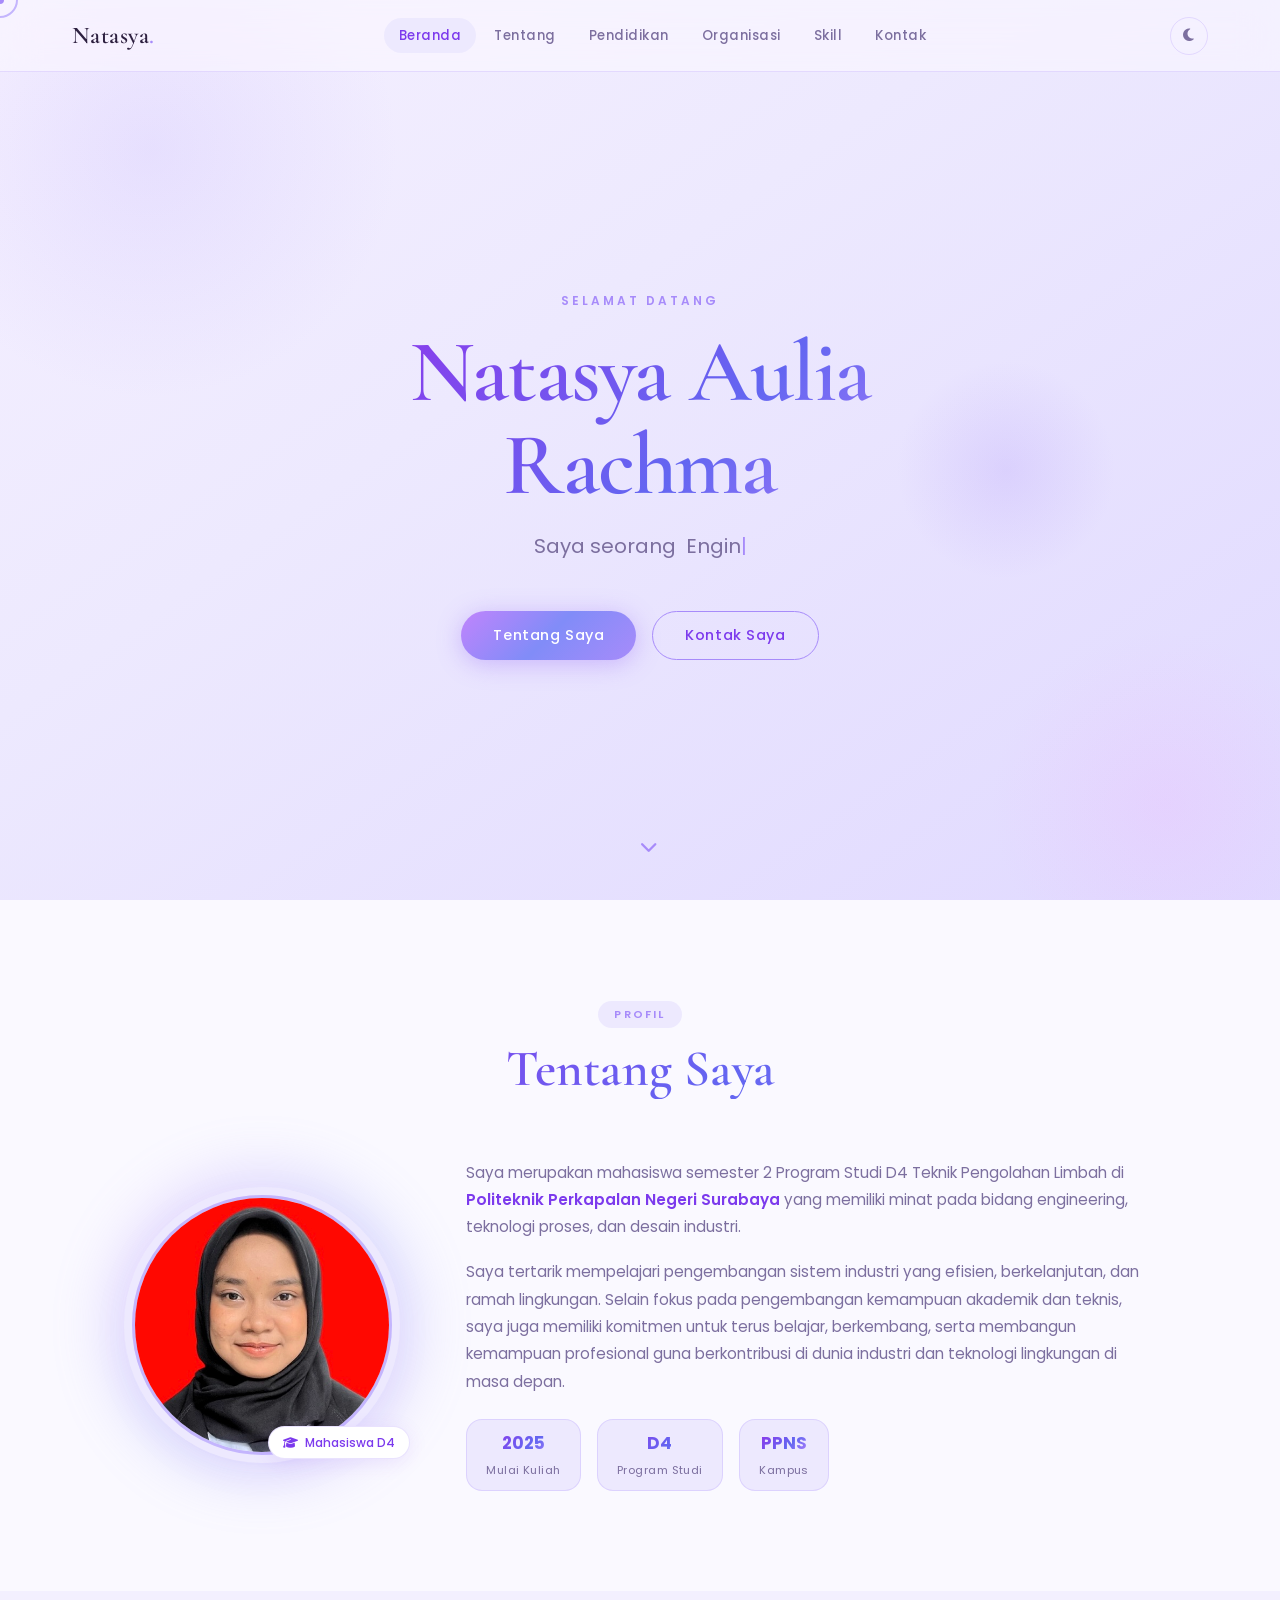
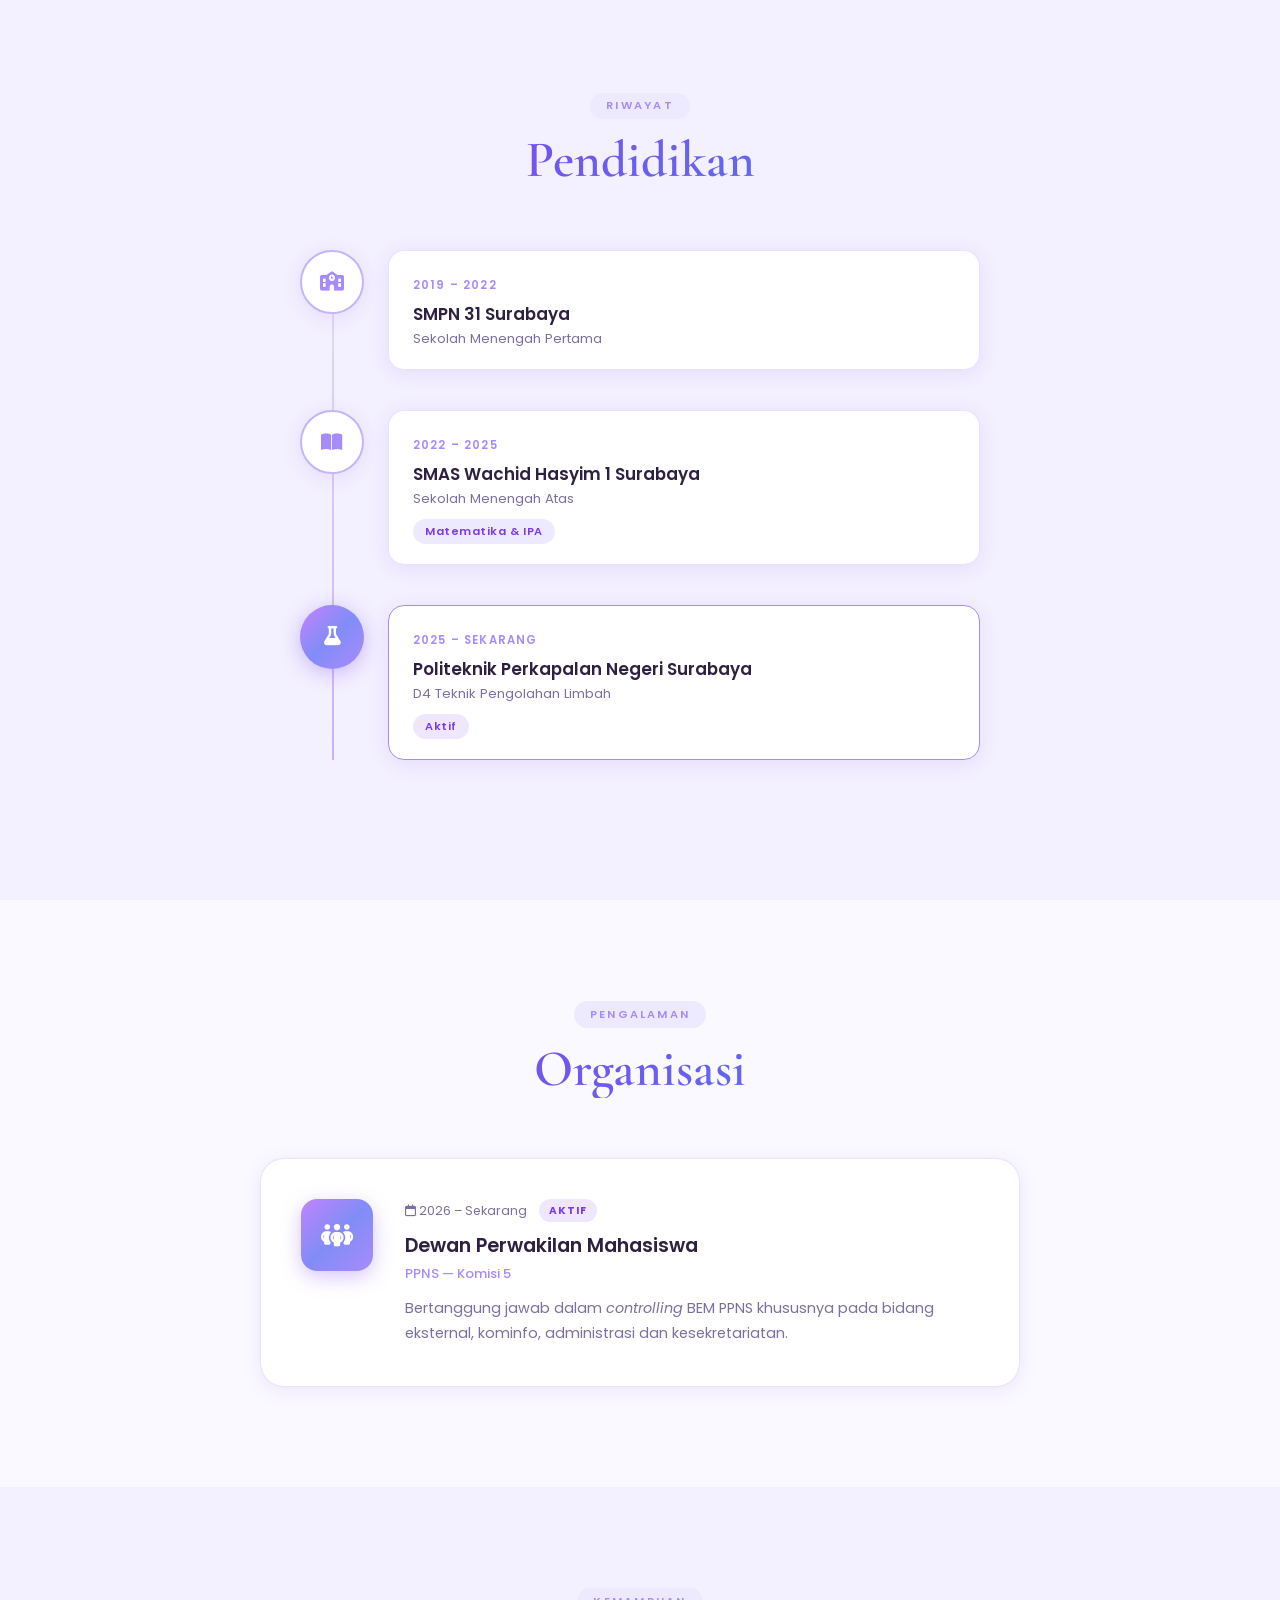
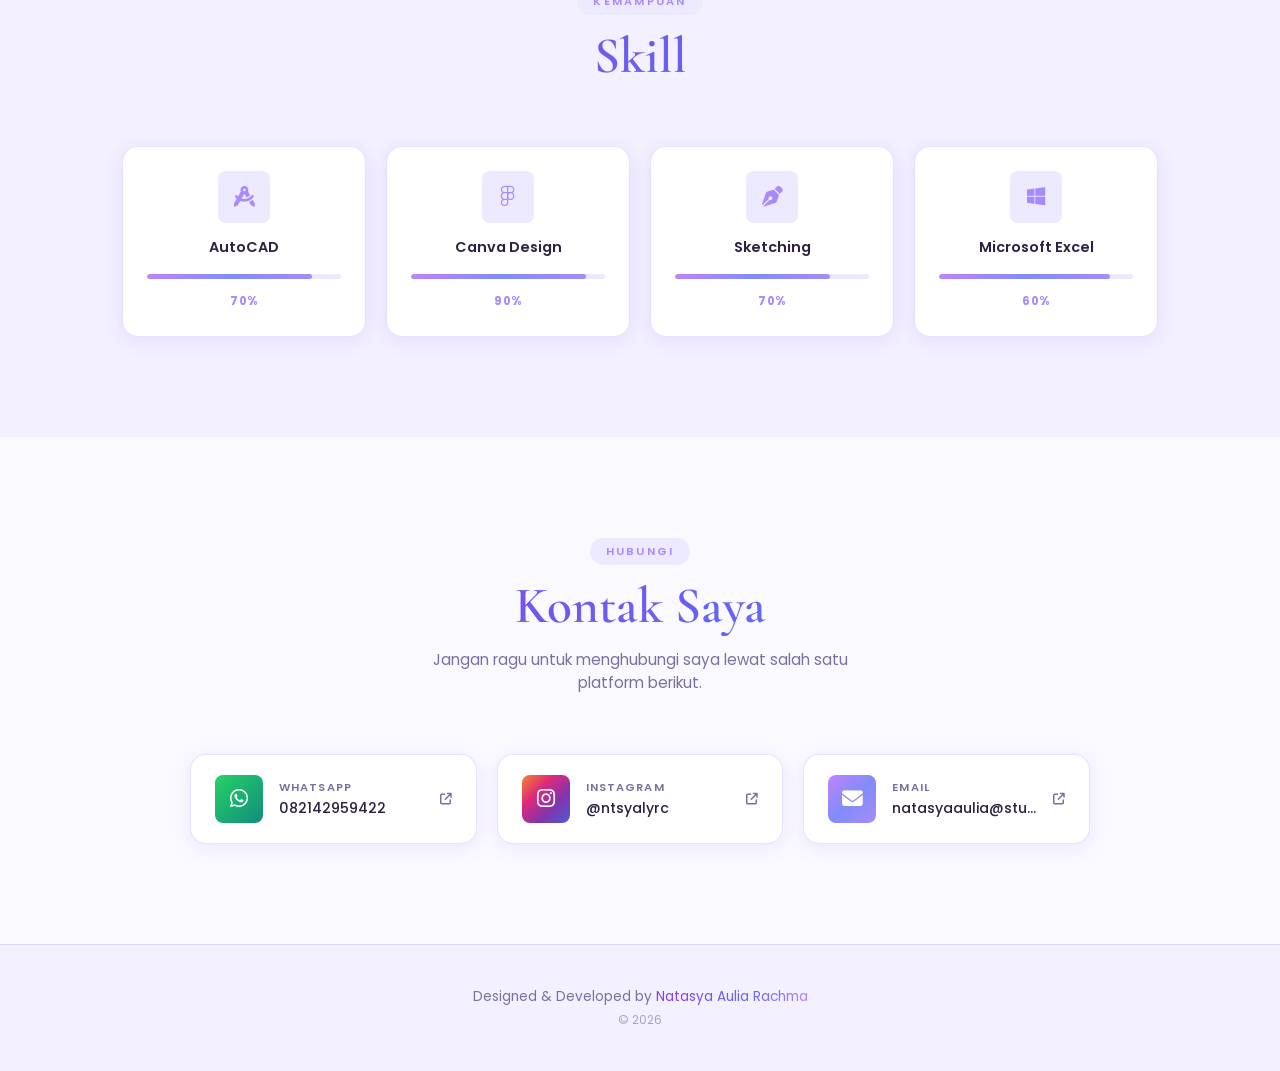
<file: index.html>
<!DOCTYPE html>
<html lang="id" data-theme="light">

<head>
    <meta charset="UTF-8" />
    <meta name="viewport" content="width=device-width, initial-scale=1.0" />
    <title>Natasya Aulia Rachma — Portfolio</title>

    <!-- Google Fonts -->
    <link
        href="https://fonts.googleapis.com/css2?family=Cormorant+Garamond:ital,wght@0,300;0,400;0,600;1,300;1,400&family=Poppins:wght@300;400;500;600&display=swap"
        rel="stylesheet" />

    <!-- Font Awesome -->
    <link rel="stylesheet" href="https://cdnjs.cloudflare.com/ajax/libs/font-awesome/6.5.0/css/all.min.css" />

    <link rel="stylesheet" href="style.css" />
</head>

<body>

    <!-- CUSTOM CURSOR -->
    <div class="cursor-dot" id="cursorDot"></div>
    <div class="cursor-ring" id="cursorRing"></div>

    <!-- LOADING SCREEN -->
    <div class="loading-screen" id="loadingScreen">
        <div class="loading-inner">
            <div class="loading-monogram">N</div>
            <div class="loading-bar-track">
                <div class="loading-bar-fill" id="loadingBar"></div>
            </div>
            <p class="loading-text">Memuat portofolio…</p>
        </div>
    </div>

    <!-- SCROLL PROGRESS BAR -->
    <div class="scroll-progress" id="scrollProgress"></div>

    <!-- FLOATING SHAPES BACKGROUND -->
    <div class="bg-shapes" aria-hidden="true">
        <span class="shape shape-1"></span>
        <span class="shape shape-2"></span>
        <span class="shape shape-3"></span>
        <span class="shape shape-4"></span>
        <span class="shape shape-5"></span>
    </div>

    <!-- NAVBAR -->
    <header class="navbar" id="navbar">
        <div class="nav-container">
            <a href="#hero" class="nav-logo">Natasya<span>.</span></a>

            <nav class="nav-links" id="navLinks">
                <a href="#hero" class="nav-link" data-section="hero">Beranda</a>
                <a href="#about" class="nav-link" data-section="about">Tentang</a>
                <a href="#education" class="nav-link" data-section="education">Pendidikan</a>
                <a href="#org" class="nav-link" data-section="org">Organisasi</a>
                <a href="#skills" class="nav-link" data-section="skills">Skill</a>
                <a href="#contact" class="nav-link" data-section="contact">Kontak</a>
            </nav>

            <div class="nav-actions">
                <button class="theme-toggle" id="themeToggle" aria-label="Toggle dark mode">
                    <i class="fa-solid fa-moon" id="themeIcon"></i>
                </button>
                <button class="hamburger" id="hamburger" aria-label="Buka menu">
                    <span></span><span></span><span></span>
                </button>
            </div>
        </div>
    </header>

    <main>

        <!-- 1. HERO SECTION -->
        <section class="hero" id="hero">
            <div class="hero-content">
                <p class="hero-eyebrow">Selamat Datang</p>
                <h1 class="hero-name gradient-text">Natasya Aulia Rachma</h1>
                <p class="hero-subtitle">
                    <span class="typing-static">Saya seorang&nbsp;</span>
                    <span class="typing-cursor" id="typingText"></span>
                </p>
                <div class="hero-cta">
                    <a href="#about" class="btn btn-primary">Tentang Saya</a>
                    <a href="#contact" class="btn btn-outline">Kontak Saya</a>
                </div>
            </div>

            <div class="hero-orb orb-1" data-parallax="0.04"></div>
            <div class="hero-orb orb-2" data-parallax="0.08"></div>
            <div class="hero-orb orb-3" data-parallax="0.02"></div>

            <a href="#about" class="scroll-hint" aria-label="Scroll ke bawah">
                <i class="fa-solid fa-chevron-down"></i>
            </a>
        </section>

        <!-- 2. TENTANG SAYA -->
        <section class="about section" id="about">
            <div class="container">
                <div class="section-header fade-in">
                    <span class="section-tag">Profil</span>
                    <h2 class="section-title gradient-text">Tentang Saya</h2>
                </div>

                <div class="about-grid">
                    <div class="about-photo-wrap fade-in">
                        <div class="photo-glow-ring"></div>
                        <div class="photo-circle">
                            <img src="foto.jpg" alt="Foto Natasya Aulia Rachma" />
                        </div>
                        <div class="photo-badge">
                            <i class="fa-solid fa-graduation-cap"></i>
                            <span>Mahasiswa D4</span>
                        </div>
                    </div>

                    <div class="about-text fade-in">
                        <p class="about-desc">
                            Saya merupakan mahasiswa semester 2 Program Studi D4 Teknik Pengolahan Limbah di
                            <strong>Politeknik Perkapalan Negeri Surabaya</strong> yang memiliki minat pada bidang
                            engineering, teknologi proses, dan desain industri.
                        </p>
                        <p class="about-desc">
                            Saya tertarik mempelajari pengembangan sistem industri yang efisien, berkelanjutan,
                            dan ramah lingkungan. Selain fokus pada pengembangan kemampuan akademik dan teknis,
                            saya juga memiliki komitmen untuk terus belajar, berkembang, serta membangun kemampuan
                            profesional guna berkontribusi di dunia industri dan teknologi lingkungan di masa depan.
                        </p>

                        <div class="about-stats">
                            <div class="stat-pill"><span>2025</span><small>Mulai Kuliah</small></div>
                            <div class="stat-pill"><span>D4</span><small>Program Studi</small></div>
                            <div class="stat-pill"><span>PPNS</span><small>Kampus</small></div>
                        </div>
                    </div>
                </div>
            </div>
        </section>

        <!-- 3. PENDIDIKAN -->
        <section class="education section" id="education">
            <div class="container">
                <div class="section-header fade-in">
                    <span class="section-tag">Riwayat</span>
                    <h2 class="section-title gradient-text">Pendidikan</h2>
                </div>

                <div class="timeline">

                    <div class="timeline-item fade-in">
                        <div class="tl-icon"><i class="fa-solid fa-school"></i></div>
                        <div class="tl-card">
                            <span class="tl-year">2019 – 2022</span>
                            <h3 class="tl-title">SMPN 31 Surabaya</h3>
                            <p class="tl-level">Sekolah Menengah Pertama</p>
                        </div>
                    </div>

                    <div class="timeline-item fade-in">
                        <div class="tl-icon"><i class="fa-solid fa-book-open"></i></div>
                        <div class="tl-card">
                            <span class="tl-year">2022 – 2025</span>
                            <h3 class="tl-title">SMAS Wachid Hasyim 1 Surabaya</h3>
                            <p class="tl-level">Sekolah Menengah Atas</p>
                            <span class="tl-badge">Matematika & IPA</span>
                        </div>
                    </div>

                    <div class="timeline-item fade-in">
                        <div class="tl-icon active"><i class="fa-solid fa-flask"></i></div>
                        <div class="tl-card active">
                            <span class="tl-year">2025 – Sekarang</span>
                            <h3 class="tl-title">Politeknik Perkapalan Negeri Surabaya</h3>
                            <p class="tl-level">D4 Teknik Pengolahan Limbah</p>
                            <span class="tl-badge active">Aktif</span>
                        </div>
                    </div>

                </div>
            </div>
        </section>

        <!-- 4. ORGANISASI -->
        <section class="org section" id="org">
            <div class="container">
                <div class="section-header fade-in">
                    <span class="section-tag">Pengalaman</span>
                    <h2 class="section-title gradient-text">Organisasi</h2>
                </div>

                <div class="org-card fade-in">
                    <div class="org-icon-wrap">
                        <i class="fa-solid fa-people-group"></i>
                    </div>
                    <div class="org-body">
                        <div class="org-meta">
                            <span class="org-year"><i class="fa-regular fa-calendar"></i>&nbsp;2026 – Sekarang</span>
                            <span class="org-badge">Aktif</span>
                        </div>
                        <h3 class="org-name">Dewan Perwakilan Mahasiswa</h3>
                        <p class="org-institute">PPNS — Komisi 5</p>
                        <p class="org-desc">
                            Bertanggung jawab dalam <em>controlling</em> BEM PPNS khususnya pada bidang
                            eksternal, kominfo, administrasi dan kesekretariatan.
                        </p>
                    </div>
                </div>

            </div>
        </section>

        <!-- 5. SKILL -->
        <section class="skills section" id="skills">
            <div class="container">
                <div class="section-header fade-in">
                    <span class="section-tag">Kemampuan</span>
                    <h2 class="section-title gradient-text">Skill</h2>
                </div>

                <div class="skills-grid">

                    <div class="skill-card fade-in">
                        <div class="skill-icon"><i class="fa-solid fa-drafting-compass"></i></div>
                        <h4 class="skill-name">AutoCAD</h4>
                        <div class="skill-bar-track">
                            <div class="skill-bar-fill" data-width="85"></div>
                        </div>
                        <span class="skill-pct">70%</span>
                    </div>

                    <div class="skill-card fade-in">
                        <div class="skill-icon"><i class="fa-brands fa-figma"></i></div>
                        <h4 class="skill-name">Canva Design</h4>
                        <div class="skill-bar-track">
                            <div class="skill-bar-fill" data-width="90"></div>
                        </div>
                        <span class="skill-pct">90%</span>
                    </div>

                    <div class="skill-card fade-in">
                        <div class="skill-icon"><i class="fa-solid fa-pen-nib"></i></div>
                        <h4 class="skill-name">Sketching</h4>
                        <div class="skill-bar-track">
                            <div class="skill-bar-fill" data-width="80"></div>
                        </div>
                        <span class="skill-pct">70%</span>
                    </div>

                    <div class="skill-card fade-in">
                        <div class="skill-icon"><i class="fa-brands fa-windows"></i></div>
                        <h4 class="skill-name">Microsoft Excel</h4>
                        <div class="skill-bar-track">
                            <div class="skill-bar-fill" data-width="88"></div>
                        </div>
                        <span class="skill-pct">60%</span>
                    </div>

                </div>
            </div>
        </section>

        <!-- 6. KONTAK -->
        <section class="contact section" id="contact">
            <div class="container">
                <div class="section-header fade-in">
                    <span class="section-tag">Hubungi</span>
                    <h2 class="section-title gradient-text">Kontak Saya</h2>
                    <p class="section-sub">Jangan ragu untuk menghubungi saya lewat salah satu platform berikut.</p>
                </div>

                <div class="contact-grid">

                    <a href="https://wa.me/6282142959422" target="_blank" rel="noopener" class="contact-card fade-in">
                        <div class="contact-icon whatsapp"><i class="fa-brands fa-whatsapp"></i></div>
                        <div class="contact-info">
                            <span class="contact-label">WhatsApp</span>
                            <span class="contact-value">082142959422</span>
                        </div>
                        <i class="fa-solid fa-arrow-up-right-from-square contact-arrow"></i>
                    </a>

                    <a href="https://instagram.com/ntsyalyrc" target="_blank" rel="noopener"
                        class="contact-card fade-in">
                        <div class="contact-icon instagram"><i class="fa-brands fa-instagram"></i></div>
                        <div class="contact-info">
                            <span class="contact-label">Instagram</span>
                            <span class="contact-value">@ntsyalyrc</span>
                        </div>
                        <i class="fa-solid fa-arrow-up-right-from-square contact-arrow"></i>
                    </a>

                    <a href="mailto:natasyaaulia@student.ppns.ac.id" class="contact-card fade-in">
                        <div class="contact-icon email"><i class="fa-solid fa-envelope"></i></div>
                        <div class="contact-info">
                            <span class="contact-label">Email</span>
                            <span class="contact-value">natasyaaulia@student.ppns.ac.id</span>
                        </div>
                        <i class="fa-solid fa-arrow-up-right-from-square contact-arrow"></i>
                    </a>

                </div>
            </div>
        </section>

    </main>

    <!-- FOOTER -->
    <footer class="footer">
        <p>Designed &amp; Developed by <span class="gradient-text">Natasya Aulia Rachma</span></p>
        <p class="footer-year">© <span id="year"></span></p>
    </footer>

    <!-- BACK TO TOP -->
    <button class="back-to-top" id="backToTop" aria-label="Kembali ke atas">
        <i class="fa-solid fa-arrow-up"></i>
    </button>

    <script src="script.js"></script>
</body>

</html>
</file>
<file: style.css>
/* ============================================================
   NATASYA AULIA RACHMA — PORTFOLIO CSS
   ============================================================ */

/* ── CSS Variables ─────────────────────────────────────────── */
:root {
    --clr-lavender: #c4b5fd;
    --clr-lavender-md: #a78bfa;
    --clr-lavender-dk: #7c3aed;
    --clr-soft-pink: #f0abfc;
    --clr-bg: #faf9ff;
    --clr-bg-alt: #f3f0ff;
    --clr-surface: #ffffff;
    --clr-surface-2: #ede9fe;
    --clr-text: #2d2040;
    --clr-text-muted: #7c6f9f;
    --clr-border: rgba(167, 139, 250, 0.25);
    --clr-shadow: rgba(124, 58, 237, 0.10);

    --grad-primary: linear-gradient(135deg, #c084fc 0%, #818cf8 50%, #a78bfa 100%);
    --grad-hero: linear-gradient(145deg, #f5f0ff 0%, #ede9fe 40%, #e0d9ff 100%);
    --grad-text: linear-gradient(135deg, #9333ea 0%, #6366f1 60%, #c084fc 100%);

    --radius-sm: 8px;
    --radius-md: 16px;
    --radius-lg: 24px;
    --radius-xl: 40px;

    --shadow-sm: 0 4px 20px var(--clr-shadow);
    --shadow-md: 0 8px 40px var(--clr-shadow);
    --shadow-lg: 0 20px 60px rgba(124, 58, 237, 0.15);

    --nav-h: 72px;
    --transition: 0.35s cubic-bezier(0.4, 0, 0.2, 1);

    --font-display: 'Cormorant Garamond', serif;
    --font-body: 'Poppins', sans-serif;
}

[data-theme="dark"] {
    --clr-bg: #13101f;
    --clr-bg-alt: #1a1530;
    --clr-surface: #1e1a35;
    --clr-surface-2: #2a2348;
    --clr-text: #e9e4ff;
    --clr-text-muted: #a89cc8;
    --clr-border: rgba(167, 139, 250, 0.18);
    --clr-shadow: rgba(0, 0, 0, 0.35);
    --grad-hero: linear-gradient(145deg, #1a1530 0%, #1e1a35 50%, #251f42 100%);
}

/* ── Reset & Base ──────────────────────────────────────────── */
*,
*::before,
*::after {
    box-sizing: border-box;
    margin: 0;
    padding: 0;
}

html {
    scroll-behavior: smooth;
    font-size: 16px;
}

body {
    font-family: var(--font-body);
    background-color: var(--clr-bg);
    color: var(--clr-text);
    overflow-x: hidden;
    cursor: none;
    transition: background-color 0.4s, color 0.4s;
}

a {
    text-decoration: none;
    color: inherit;
}

img {
    display: block;
    max-width: 100%;
}

/* ── Scrollbar ─────────────────────────────────────────────── */
::-webkit-scrollbar {
    width: 5px;
}

::-webkit-scrollbar-track {
    background: transparent;
}

::-webkit-scrollbar-thumb {
    background: var(--clr-lavender-md);
    border-radius: 10px;
}

/* ── Custom Cursor ─────────────────────────────────────────── */
.cursor-dot,
.cursor-ring {
    position: fixed;
    border-radius: 50%;
    pointer-events: none;
    z-index: 9999;
    transform: translate(-50%, -50%);
    transition: opacity 0.3s;
}

.cursor-dot {
    width: 8px;
    height: 8px;
    background: var(--clr-lavender-md);
}

.cursor-ring {
    width: 36px;
    height: 36px;
    border: 2px solid var(--clr-lavender);
    transition: transform 0.15s, width 0.3s, height 0.3s, border-color 0.3s;
}

body:has(a:hover) .cursor-ring,
body:has(button:hover) .cursor-ring {
    width: 52px;
    height: 52px;
    border-color: var(--clr-lavender-dk);
}

/* ── Loading Screen ────────────────────────────────────────── */
.loading-screen {
    position: fixed;
    inset: 0;
    background: var(--grad-hero);
    display: flex;
    align-items: center;
    justify-content: center;
    z-index: 8000;
    transition: opacity 0.6s ease, visibility 0.6s ease;
}

.loading-screen.hidden {
    opacity: 0;
    visibility: hidden;
}

.loading-inner {
    text-align: center;
}

.loading-monogram {
    font-family: var(--font-display);
    font-size: 5rem;
    font-weight: 300;
    background: var(--grad-text);
    -webkit-background-clip: text;
    -webkit-text-fill-color: transparent;
    background-clip: text;
    margin-bottom: 1.5rem;
    animation: pulse 1.4s ease-in-out infinite;
}

@keyframes pulse {

    0%,
    100% {
        opacity: 1;
        transform: scale(1);
    }

    50% {
        opacity: 0.7;
        transform: scale(0.95);
    }
}

.loading-bar-track {
    width: 180px;
    height: 3px;
    background: rgba(167, 139, 250, 0.25);
    border-radius: 10px;
    overflow: hidden;
    margin: 0 auto 1rem;
}

.loading-bar-fill {
    height: 100%;
    width: 0%;
    background: var(--grad-primary);
    border-radius: 10px;
    transition: width 0.05s linear;
}

.loading-text {
    font-size: 0.78rem;
    letter-spacing: 0.12em;
    color: var(--clr-text-muted);
    text-transform: uppercase;
}

/* ── Scroll Progress ───────────────────────────────────────── */
.scroll-progress {
    position: fixed;
    top: 0;
    left: 0;
    height: 3px;
    width: 0%;
    background: var(--grad-primary);
    z-index: 7000;
    transition: width 0.05s linear;
}

/* ── Background Shapes ─────────────────────────────────────── */
.bg-shapes {
    position: fixed;
    inset: 0;
    pointer-events: none;
    z-index: 0;
    overflow: hidden;
}

.shape {
    position: absolute;
    border-radius: 50%;
    background: var(--clr-lavender);
    opacity: 0.06;
    animation: floatShape 20s ease-in-out infinite;
}

.shape-1 {
    width: 420px;
    height: 420px;
    top: -10%;
    left: -8%;
    animation-delay: 0s;
    animation-duration: 22s;
}

.shape-2 {
    width: 260px;
    height: 260px;
    top: 60%;
    right: -5%;
    animation-delay: 4s;
    animation-duration: 18s;
}

.shape-3 {
    width: 180px;
    height: 180px;
    top: 30%;
    left: 55%;
    animation-delay: 8s;
    animation-duration: 25s;
}

.shape-4 {
    width: 320px;
    height: 320px;
    bottom: -8%;
    left: 30%;
    animation-delay: 2s;
    animation-duration: 20s;
}

.shape-5 {
    width: 120px;
    height: 120px;
    top: 10%;
    right: 20%;
    animation-delay: 6s;
    animation-duration: 16s;
}

@keyframes floatShape {

    0%,
    100% {
        transform: translateY(0) rotate(0deg);
    }

    33% {
        transform: translateY(-30px) rotate(5deg);
    }

    66% {
        transform: translateY(20px) rotate(-3deg);
    }
}

/* ── Navbar ────────────────────────────────────────────────── */
.navbar {
    position: fixed;
    top: 0;
    left: 0;
    right: 0;
    height: var(--nav-h);
    z-index: 6000;
    background: rgba(250, 249, 255, 0.6);
    backdrop-filter: blur(18px) saturate(180%);
    -webkit-backdrop-filter: blur(18px) saturate(180%);
    border-bottom: 1px solid var(--clr-border);
    transition: background var(--transition), box-shadow var(--transition);
}

[data-theme="dark"] .navbar {
    background: rgba(19, 16, 31, 0.65);
}

.navbar.scrolled {
    box-shadow: var(--shadow-sm);
}

.nav-container {
    max-width: 1200px;
    margin: 0 auto;
    padding: 0 2rem;
    height: 100%;
    display: flex;
    align-items: center;
    justify-content: space-between;
}

.nav-logo {
    font-family: var(--font-display);
    font-size: 1.5rem;
    font-weight: 600;
    color: var(--clr-text);
    letter-spacing: 0.02em;
}

.nav-logo span {
    color: var(--clr-lavender-md);
}

.nav-links {
    display: flex;
    gap: 0.25rem;
}

.nav-link {
    padding: 0.45rem 0.9rem;
    border-radius: var(--radius-xl);
    font-size: 0.83rem;
    font-weight: 500;
    letter-spacing: 0.04em;
    color: var(--clr-text-muted);
    transition: color var(--transition), background var(--transition);
}

.nav-link:hover,
.nav-link.active {
    color: var(--clr-lavender-dk);
    background: var(--clr-surface-2);
}

.nav-actions {
    display: flex;
    align-items: center;
    gap: 0.75rem;
}

.theme-toggle {
    background: none;
    border: 1.5px solid var(--clr-border);
    border-radius: 50%;
    width: 38px;
    height: 38px;
    cursor: none;
    color: var(--clr-text-muted);
    font-size: 0.9rem;
    display: flex;
    align-items: center;
    justify-content: center;
    transition: border-color var(--transition), color var(--transition), background var(--transition);
}

.theme-toggle:hover {
    border-color: var(--clr-lavender-md);
    color: var(--clr-lavender-md);
    background: var(--clr-surface-2);
}

.hamburger {
    display: none;
    flex-direction: column;
    gap: 5px;
    background: none;
    border: none;
    cursor: none;
    padding: 4px;
}

.hamburger span {
    display: block;
    width: 22px;
    height: 2px;
    background: var(--clr-text);
    border-radius: 2px;
    transition: transform var(--transition), opacity var(--transition);
}

.hamburger.open span:nth-child(1) {
    transform: translateY(7px) rotate(45deg);
}

.hamburger.open span:nth-child(2) {
    opacity: 0;
}

.hamburger.open span:nth-child(3) {
    transform: translateY(-7px) rotate(-45deg);
}

/* ── Container & Sections ──────────────────────────────────── */
.container {
    max-width: 1100px;
    margin: 0 auto;
    padding: 0 2rem;
    position: relative;
    z-index: 1;
}

.section {
    padding: 100px 0;
}

.section-header {
    text-align: center;
    margin-bottom: 60px;
}

.section-tag {
    display: inline-block;
    font-size: 0.7rem;
    font-weight: 600;
    letter-spacing: 0.2em;
    text-transform: uppercase;
    color: var(--clr-lavender-md);
    background: var(--clr-surface-2);
    padding: 0.3rem 1rem;
    border-radius: var(--radius-xl);
    margin-bottom: 0.75rem;
}

.section-title {
    font-family: var(--font-display);
    font-size: clamp(2rem, 5vw, 3.2rem);
    font-weight: 600;
    line-height: 1.15;
}

.section-sub {
    margin-top: 0.75rem;
    color: var(--clr-text-muted);
    font-size: 0.95rem;
    max-width: 460px;
    margin-left: auto;
    margin-right: auto;
}

/* ── Gradient Text ─────────────────────────────────────────── */
.gradient-text {
    background: var(--grad-text);
    -webkit-background-clip: text;
    -webkit-text-fill-color: transparent;
    background-clip: text;
}

/* ── Buttons ───────────────────────────────────────────────── */
.btn {
    display: inline-flex;
    align-items: center;
    gap: 0.5rem;
    padding: 0.8rem 2rem;
    border-radius: var(--radius-xl);
    font-family: var(--font-body);
    font-size: 0.9rem;
    font-weight: 500;
    letter-spacing: 0.04em;
    cursor: none;
    transition: transform var(--transition), box-shadow var(--transition), background var(--transition);
}

.btn-primary {
    background: var(--grad-primary);
    color: #fff;
    box-shadow: 0 4px 24px rgba(139, 92, 246, 0.35);
}

.btn-primary:hover {
    transform: translateY(-3px);
    box-shadow: 0 8px 32px rgba(139, 92, 246, 0.45);
}

.btn-outline {
    background: transparent;
    color: var(--clr-lavender-dk);
    border: 1.5px solid var(--clr-lavender-md);
}

.btn-outline:hover {
    background: var(--clr-surface-2);
    transform: translateY(-3px);
}

/* ── Fade-In ───────────────────────────────────────────────── */
.fade-in {
    opacity: 0;
    transform: translateY(32px);
    transition: opacity 0.65s ease, transform 0.65s ease;
}

.fade-in.visible {
    opacity: 1;
    transform: translateY(0);
}

.fade-in:nth-child(2) {
    transition-delay: 0.12s;
}

.fade-in:nth-child(3) {
    transition-delay: 0.24s;
}

.fade-in:nth-child(4) {
    transition-delay: 0.36s;
}

.fade-in:nth-child(5) {
    transition-delay: 0.48s;
}

/* ═══════════════════════════════════════════════════════════
   HERO
═══════════════════════════════════════════════════════════ */
.hero {
    min-height: 100vh;
    display: flex;
    align-items: center;
    justify-content: center;
    text-align: center;
    padding: calc(var(--nav-h) + 60px) 2rem 80px;
    background: var(--grad-hero);
    position: relative;
    overflow: hidden;
}

.hero-content {
    position: relative;
    z-index: 2;
    max-width: 720px;
}

.hero-eyebrow {
    font-size: 0.75rem;
    font-weight: 600;
    letter-spacing: 0.25em;
    text-transform: uppercase;
    color: var(--clr-lavender-md);
    margin-bottom: 1rem;
    opacity: 0;
    animation: heroFade 0.8s 0.3s forwards;
}

.hero-name {
    font-family: var(--font-display);
    font-size: clamp(2.8rem, 8vw, 5.5rem);
    font-weight: 600;
    line-height: 1.05;
    letter-spacing: -0.02em;
    margin-bottom: 1.25rem;
    opacity: 0;
    animation: heroFade 0.8s 0.55s forwards;
}

.hero-subtitle {
    font-size: clamp(1rem, 2.5vw, 1.25rem);
    color: var(--clr-text-muted);
    margin-bottom: 2.5rem;
    min-height: 2em;
    opacity: 0;
    animation: heroFade 0.8s 0.8s forwards;
}

.typing-cursor::after {
    content: '|';
    color: var(--clr-lavender-md);
    animation: blink 0.75s step-end infinite;
}

@keyframes blink {

    0%,
    100% {
        opacity: 1;
    }

    50% {
        opacity: 0;
    }
}

.hero-cta {
    display: flex;
    gap: 1rem;
    justify-content: center;
    flex-wrap: wrap;
    opacity: 0;
    animation: heroFade 0.8s 1.05s forwards;
}

@keyframes heroFade {
    from {
        opacity: 0;
        transform: translateY(20px);
    }

    to {
        opacity: 1;
        transform: translateY(0);
    }
}

.hero-orb {
    position: absolute;
    border-radius: 50%;
    pointer-events: none;
}

.orb-1 {
    width: 500px;
    height: 500px;
    background: radial-gradient(circle, rgba(196, 181, 253, 0.25) 0%, transparent 70%);
    top: -100px;
    left: -100px;
}

.orb-2 {
    width: 350px;
    height: 350px;
    background: radial-gradient(circle, rgba(240, 171, 252, 0.2) 0%, transparent 70%);
    bottom: -80px;
    right: -60px;
}

.orb-3 {
    width: 220px;
    height: 220px;
    background: radial-gradient(circle, rgba(167, 139, 250, 0.2) 0%, transparent 70%);
    top: 40%;
    left: 70%;
}

.scroll-hint {
    position: absolute;
    bottom: 2.5rem;
    left: 50%;
    transform: translateX(-50%);
    font-size: 1.1rem;
    color: var(--clr-lavender-md);
    opacity: 0;
    animation: heroFade 0.8s 1.3s forwards, bounce 2s 2.2s ease-in-out infinite;
}

@keyframes bounce {

    0%,
    100% {
        transform: translateX(-50%) translateY(0);
    }

    50% {
        transform: translateX(-50%) translateY(8px);
    }
}

/* ═══════════════════════════════════════════════════════════
   ABOUT
═══════════════════════════════════════════════════════════ */
.about {
    background: var(--clr-bg);
}

.about-grid {
    display: grid;
    grid-template-columns: 280px 1fr;
    gap: 4rem;
    align-items: center;
}

.about-photo-wrap {
    position: relative;
    display: flex;
    align-items: center;
    justify-content: center;
}

.photo-glow-ring {
    position: absolute;
    width: 310px;
    height: 310px;
    border-radius: 50%;
    background: var(--grad-primary);
    opacity: 0.25;
    filter: blur(28px);
    animation: glowPulse 3s ease-in-out infinite;
}

@keyframes glowPulse {

    0%,
    100% {
        opacity: 0.25;
        transform: scale(1);
    }

    50% {
        opacity: 0.4;
        transform: scale(1.06);
    }
}

.photo-circle {
    width: 260px;
    height: 260px;
    border-radius: 50%;
    overflow: hidden;
    border: 3px solid var(--clr-lavender);
    position: relative;
    z-index: 1;
    box-shadow: 0 0 0 8px var(--clr-surface-2), var(--shadow-md);
}

.photo-circle img {
    width: 100%;
    height: 100%;
    object-fit: cover;
}

.photo-badge {
    position: absolute;
    bottom: -4px;
    right: -8px;
    background: var(--clr-surface);
    border: 1.5px solid var(--clr-border);
    border-radius: var(--radius-xl);
    padding: 0.4rem 0.9rem;
    font-size: 0.75rem;
    font-weight: 500;
    color: var(--clr-lavender-dk);
    display: flex;
    align-items: center;
    gap: 0.4rem;
    box-shadow: var(--shadow-sm);
    z-index: 2;
}

.about-desc {
    color: var(--clr-text-muted);
    line-height: 1.8;
    margin-bottom: 1.1rem;
    font-size: 0.95rem;
}

.about-desc strong {
    color: var(--clr-lavender-dk);
    font-weight: 600;
}

.about-stats {
    display: flex;
    gap: 1rem;
    flex-wrap: wrap;
    margin-top: 1.5rem;
}

.stat-pill {
    background: var(--clr-surface-2);
    border: 1px solid var(--clr-border);
    border-radius: var(--radius-md);
    padding: 0.6rem 1.2rem;
    text-align: center;
    min-width: 80px;
}

.stat-pill span {
    display: block;
    font-weight: 700;
    font-size: 1.05rem;
    background: var(--grad-text);
    -webkit-background-clip: text;
    -webkit-text-fill-color: transparent;
    background-clip: text;
}

.stat-pill small {
    font-size: 0.7rem;
    color: var(--clr-text-muted);
    letter-spacing: 0.04em;
}

/* ═══════════════════════════════════════════════════════════
   EDUCATION — TIMELINE
═══════════════════════════════════════════════════════════ */
.education {
    background: var(--clr-bg-alt);
}

.timeline {
    position: relative;
    max-width: 680px;
    margin: 0 auto;
}

.timeline::before {
    content: '';
    position: absolute;
    left: 32px;
    top: 0;
    bottom: 0;
    width: 2px;
    background: linear-gradient(to bottom, var(--clr-lavender), var(--clr-lavender-dk));
    opacity: 0.35;
}

.timeline-item {
    display: flex;
    gap: 1.5rem;
    margin-bottom: 2.5rem;
    align-items: flex-start;
    position: relative;
}

.tl-icon {
    width: 64px;
    height: 64px;
    min-width: 64px;
    border-radius: 50%;
    background: var(--clr-surface);
    border: 2px solid var(--clr-lavender);
    display: flex;
    align-items: center;
    justify-content: center;
    font-size: 1.2rem;
    color: var(--clr-lavender-md);
    box-shadow: var(--shadow-sm);
    position: relative;
    z-index: 1;
    transition: background var(--transition), border-color var(--transition);
}

.tl-icon.active {
    background: var(--grad-primary);
    border-color: transparent;
    color: #fff;
    box-shadow: 0 4px 20px rgba(139, 92, 246, 0.4);
}

.tl-card {
    flex: 1;
    background: var(--clr-surface);
    border: 1px solid var(--clr-border);
    border-radius: var(--radius-md);
    padding: 1.25rem 1.5rem;
    box-shadow: var(--shadow-sm);
    transition: transform var(--transition), box-shadow var(--transition);
}

.tl-card:hover {
    transform: translateX(6px);
    box-shadow: var(--shadow-md);
}

.tl-card.active {
    border-color: var(--clr-lavender-md);
}

.tl-year {
    font-size: 0.72rem;
    font-weight: 600;
    letter-spacing: 0.1em;
    color: var(--clr-lavender-md);
    text-transform: uppercase;
}

.tl-title {
    font-size: 1.05rem;
    font-weight: 600;
    margin: 0.3rem 0 0.15rem;
    color: var(--clr-text);
}

.tl-level {
    font-size: 0.82rem;
    color: var(--clr-text-muted);
}

.tl-badge {
    display: inline-block;
    margin-top: 0.6rem;
    padding: 0.25rem 0.75rem;
    background: var(--clr-surface-2);
    border-radius: var(--radius-xl);
    font-size: 0.7rem;
    font-weight: 600;
    color: var(--clr-lavender-dk);
    letter-spacing: 0.05em;
}

.tl-badge.active {
    background: rgba(139, 92, 246, 0.15);
    color: var(--clr-lavender-dk);
}

/* ═══════════════════════════════════════════════════════════
   ORGANISASI
═══════════════════════════════════════════════════════════ */
.org {
    background: var(--clr-bg);
}

.org-card {
    background: var(--clr-surface);
    border: 1px solid var(--clr-border);
    border-radius: var(--radius-lg);
    padding: 2.5rem;
    display: flex;
    gap: 2rem;
    align-items: flex-start;
    box-shadow: var(--shadow-sm);
    max-width: 760px;
    margin: 0 auto;
    transition: transform var(--transition), box-shadow var(--transition);
}

.org-card:hover {
    transform: translateY(-6px);
    box-shadow: var(--shadow-lg);
}

.org-icon-wrap {
    width: 72px;
    height: 72px;
    min-width: 72px;
    border-radius: var(--radius-md);
    background: var(--grad-primary);
    display: flex;
    align-items: center;
    justify-content: center;
    font-size: 1.6rem;
    color: #fff;
    box-shadow: 0 6px 20px rgba(139, 92, 246, 0.35);
}

.org-meta {
    display: flex;
    align-items: center;
    gap: 0.75rem;
    margin-bottom: 0.6rem;
}

.org-year {
    font-size: 0.78rem;
    color: var(--clr-text-muted);
}

.org-badge {
    font-size: 0.65rem;
    font-weight: 700;
    letter-spacing: 0.08em;
    text-transform: uppercase;
    background: rgba(139, 92, 246, 0.15);
    color: var(--clr-lavender-dk);
    padding: 0.2rem 0.65rem;
    border-radius: var(--radius-xl);
}

.org-name {
    font-size: 1.2rem;
    font-weight: 600;
    color: var(--clr-text);
    margin-bottom: 0.2rem;
}

.org-institute {
    font-size: 0.82rem;
    color: var(--clr-lavender-md);
    font-weight: 500;
    margin-bottom: 0.75rem;
}

.org-desc {
    font-size: 0.9rem;
    color: var(--clr-text-muted);
    line-height: 1.75;
}

/* ═══════════════════════════════════════════════════════════
   SKILLS
═══════════════════════════════════════════════════════════ */
.skills {
    background: var(--clr-bg-alt);
}

.skills-grid {
    display: grid;
    grid-template-columns: repeat(auto-fit, minmax(200px, 1fr));
    gap: 1.25rem;
}

.skill-card {
    background: var(--clr-surface);
    border: 1px solid var(--clr-border);
    border-radius: var(--radius-md);
    padding: 1.5rem;
    text-align: center;
    box-shadow: var(--shadow-sm);
    transition: transform var(--transition), box-shadow var(--transition);
}

.skill-card:hover {
    transform: translateY(-6px);
    box-shadow: var(--shadow-md);
}

.skill-icon {
    width: 52px;
    height: 52px;
    margin: 0 auto 0.9rem;
    border-radius: var(--radius-sm);
    background: var(--clr-surface-2);
    display: flex;
    align-items: center;
    justify-content: center;
    font-size: 1.3rem;
    color: var(--clr-lavender-md);
    transition: background var(--transition), color var(--transition);
}

.skill-card:hover .skill-icon {
    background: var(--grad-primary);
    color: #fff;
}

.skill-name {
    font-size: 0.9rem;
    font-weight: 600;
    color: var(--clr-text);
    margin-bottom: 1rem;
}

.skill-bar-track {
    height: 5px;
    background: var(--clr-surface-2);
    border-radius: 10px;
    overflow: hidden;
    margin-bottom: 0.5rem;
}

.skill-bar-fill {
    height: 100%;
    width: 0%;
    background: var(--grad-primary);
    border-radius: 10px;
    transition: width 1.2s cubic-bezier(0.4, 0, 0.2, 1);
}

.skill-pct {
    font-size: 0.72rem;
    font-weight: 700;
    color: var(--clr-lavender-md);
    letter-spacing: 0.05em;
}

/* ═══════════════════════════════════════════════════════════
   CONTACT
═══════════════════════════════════════════════════════════ */
.contact {
    background: var(--clr-bg);
}

.contact-grid {
    display: grid;
    grid-template-columns: repeat(auto-fit, minmax(260px, 1fr));
    gap: 1.25rem;
    max-width: 900px;
    margin: 0 auto;
}

.contact-card {
    display: flex;
    align-items: center;
    gap: 1rem;
    background: var(--clr-surface);
    border: 1px solid var(--clr-border);
    border-radius: var(--radius-md);
    padding: 1.25rem 1.5rem;
    box-shadow: var(--shadow-sm);
    transition: transform var(--transition), box-shadow var(--transition), border-color var(--transition);
    cursor: none;
}

.contact-card:hover {
    transform: translateY(-5px);
    box-shadow: var(--shadow-md);
    border-color: var(--clr-lavender-md);
}

.contact-icon {
    width: 48px;
    height: 48px;
    min-width: 48px;
    border-radius: var(--radius-sm);
    display: flex;
    align-items: center;
    justify-content: center;
    font-size: 1.3rem;
    color: #fff;
}

.contact-icon.whatsapp {
    background: linear-gradient(135deg, #25d366, #128c7e);
}

.contact-icon.instagram {
    background: linear-gradient(135deg, #f58529, #dd2a7b, #8134af, #515bd4);
}

.contact-icon.email {
    background: var(--grad-primary);
}

.contact-info {
    flex: 1;
    overflow: hidden;
}

.contact-label {
    display: block;
    font-size: 0.7rem;
    font-weight: 600;
    letter-spacing: 0.1em;
    text-transform: uppercase;
    color: var(--clr-text-muted);
    margin-bottom: 0.15rem;
}

.contact-value {
    display: block;
    font-size: 0.88rem;
    font-weight: 500;
    color: var(--clr-text);
    white-space: nowrap;
    overflow: hidden;
    text-overflow: ellipsis;
}

.contact-arrow {
    font-size: 0.75rem;
    color: var(--clr-text-muted);
    transition: color var(--transition), transform var(--transition);
}

.contact-card:hover .contact-arrow {
    color: var(--clr-lavender-md);
    transform: translate(3px, -3px);
}

/* ═══════════════════════════════════════════════════════════
   FOOTER
═══════════════════════════════════════════════════════════ */
.footer {
    padding: 2.5rem;
    text-align: center;
    background: var(--clr-bg-alt);
    border-top: 1px solid var(--clr-border);
    font-size: 0.85rem;
    color: var(--clr-text-muted);
    line-height: 1.8;
}

.footer-year {
    font-size: 0.75rem;
    opacity: 0.6;
}

/* ═══════════════════════════════════════════════════════════
   BACK TO TOP
═══════════════════════════════════════════════════════════ */
.back-to-top {
    position: fixed;
    bottom: 2rem;
    right: 2rem;
    width: 46px;
    height: 46px;
    border-radius: 50%;
    background: var(--grad-primary);
    color: #fff;
    border: none;
    cursor: none;
    font-size: 0.9rem;
    display: flex;
    align-items: center;
    justify-content: center;
    box-shadow: 0 4px 20px rgba(139, 92, 246, 0.45);
    opacity: 0;
    transform: translateY(16px) scale(0.9);
    transition: opacity var(--transition), transform var(--transition);
    z-index: 5000;
}

.back-to-top.visible {
    opacity: 1;
    transform: translateY(0) scale(1);
}

.back-to-top:hover {
    transform: translateY(-4px) scale(1.05);
}

/* ═══════════════════════════════════════════════════════════
   RESPONSIVE
═══════════════════════════════════════════════════════════ */
@media (max-width: 900px) {
    .about-grid {
        grid-template-columns: 1fr;
        text-align: center;
    }

    .about-photo-wrap {
        margin: 0 auto;
    }

    .about-stats {
        justify-content: center;
    }

    .org-card {
        flex-direction: column;
    }
}

@media (max-width: 768px) {
    :root {
        --nav-h: 64px;
    }

    .nav-links {
        position: fixed;
        top: var(--nav-h);
        left: 0;
        right: 0;
        flex-direction: column;
        background: var(--clr-surface);
        border-bottom: 1px solid var(--clr-border);
        padding: 1.25rem 1.5rem;
        gap: 0.5rem;
        transform: translateY(-10px);
        opacity: 0;
        pointer-events: none;
        transition: opacity var(--transition), transform var(--transition);
        z-index: 5999;
    }

    .nav-links.open {
        opacity: 1;
        transform: translateY(0);
        pointer-events: all;
    }

    .hamburger {
        display: flex;
    }

    .section {
        padding: 72px 0;
    }

    .timeline::before {
        left: 24px;
    }

    .tl-icon {
        width: 48px;
        height: 48px;
        min-width: 48px;
        font-size: 1rem;
    }
}

@media (max-width: 480px) {
    .hero-cta {
        flex-direction: column;
        align-items: center;
    }

    .contact-grid {
        grid-template-columns: 1fr;
    }

    .skills-grid {
        grid-template-columns: 1fr 1fr;
    }
}

@media (max-width: 768px) {

    .cursor-dot,
    .cursor-ring {
        display: none;
    }
}

@media (max-width: 480px) {

    .skill-card,
    .contact-card,
    .org-card,
    .tl-card {
        padding: 1rem;
    }

    .container {
        padding: 0 1rem;
    }

    .org-card {
        gap: 1rem;
    }

    .contact-value {
        font-size: 0.8rem;
    }

    .tl-title,
    .org-name {
        font-size: 1rem;
    }
}
</file>
